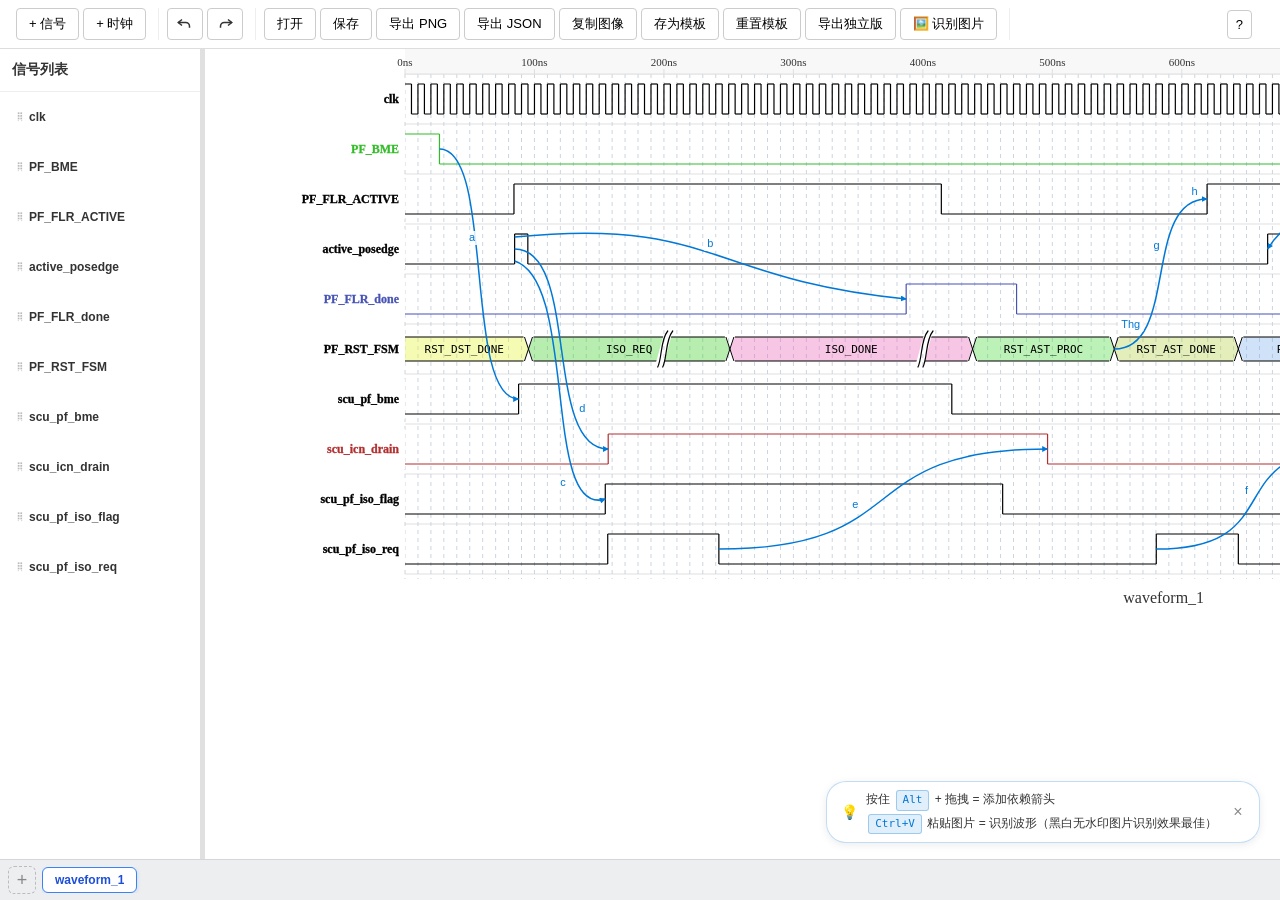
<file: index.html>
<!DOCTYPE html>
<html lang="zh-CN">
<head>
  <meta charset="UTF-8">
  <meta name="viewport" content="width=device-width, initial-scale=1.0">
  <title>波形图编辑器</title>
  <link rel="stylesheet" href="styles/main.css?v=11">
</head>
<body>
  <div class="app-container">
    <!-- 工具栏 -->
    <div class="toolbar" id="toolbar">
      <div class="toolbar-group">
        <button class="toolbar-btn" id="addSignalBtn" title="添加信号">+ 信号</button>
        <button class="toolbar-btn" id="addClockBtn" title="添加时钟">+ 时钟</button>
      </div>
      <div class="toolbar-group">
        <button class="toolbar-btn icon-btn" id="undoBtn" title="撤销 (Ctrl+Z)">
          <svg width="18" height="18" viewBox="0 0 24 24" fill="none" stroke="currentColor" stroke-width="2">
            <path d="M3 10h10a5 5 0 0 1 5 5v2"/>
            <polyline points="8 14 3 10 8 6"/>
          </svg>
        </button>
        <button class="toolbar-btn icon-btn" id="redoBtn" title="重做 (Ctrl+Y)">
          <svg width="18" height="18" viewBox="0 0 24 24" fill="none" stroke="currentColor" stroke-width="2">
            <path d="M21 10H11a5 5 0 0 0-5 5v2"/>
            <polyline points="16 14 21 10 16 6"/>
          </svg>
        </button>
      </div>
      <div class="toolbar-group">
        <button class="toolbar-btn" id="openProjectBtn" title="打开项目 (.wfp)">打开</button>
        <button class="toolbar-btn" id="saveProjectBtn" title="保存项目 (.wfp)">保存</button>
        <button class="toolbar-btn" id="exportPngBtn" title="导出 PNG">导出 PNG</button>
        <button class="toolbar-btn" id="exportJsonBtn" title="导出 JSON">导出 JSON</button>
        <button class="toolbar-btn" id="copyToClipboardBtn" title="复制图像到剪贴板">复制图像</button>
        <button class="toolbar-btn" id="saveTemplateBtn" title="保存当前波形为模板，新建时自动使用">存为模板</button>
        <button class="toolbar-btn" id="resetTemplateBtn" title="恢复默认模板">重置模板</button>
        <button class="toolbar-btn" id="exportStandaloneBtn" title="导出含当前波形的独立HTML，发给别人可直接使用">导出独立版</button>
        <button class="toolbar-btn" id="importImageBtn" title="上传波形图片，自动识别并转换为可编辑波形">🖼️ 识别图片</button>
      </div>
      <div class="toolbar-group" style="margin-left: auto;">
        <button class="toolbar-btn icon-btn" id="helpBtn" title="快捷键说明">?</button>
      </div>
    </div>

    <!-- 主内容区 -->
    <div class="main-content">
      <!-- 信号列表面板 -->
      <div class="signal-panel" id="signalPanel">
        <div class="signal-panel-header">信号列表</div>
        <div class="signal-list" id="signalList">
          <!-- 信号项动态生成 -->
        </div>
      </div>

      <!-- 可拖拽分隔线 -->
      <div class="panel-resizer" id="panelResizer"></div>

      <!-- 波形编辑区 -->
      <div class="waveform-container">
        <div class="waveform-canvas" id="waveformCanvas">
          <svg class="waveform-svg" id="waveformSvg">
            <!-- 波形动态生成 -->
          </svg>
          <!-- 快捷键提示条 -->
          <div class="hint-bar" id="hintBar" style="display:none;">
            <span class="hint-icon">💡</span>
            <div class="hint-content">
              <div>按住 <kbd id="altKeyHint">Alt</kbd> + 拖拽 = 添加依赖箭头</div>
              <div><kbd id="pasteKeyHint">Ctrl+V</kbd> 粘贴图片 = 识别波形（黑白无水印图片识别效果最佳）</div>
            </div>
            <button class="hint-close" id="hintCloseBtn" title="不再显示">×</button>
          </div>
        </div>
      </div>

      <!-- 属性面板 -->
      <div class="property-panel" id="propertyPanel" style="display: none;">
        <div class="property-panel-header">
        <span class="property-panel-title">属性</span>
        <button class="property-panel-close" id="propertyPanelClose" title="关闭">&times;</button>
      </div>
        <div id="propertyContent">
        </div>
      </div>
    </div>

    <!-- 快捷键说明弹窗 -->
    <div class="help-modal" id="helpModal" style="display:none;">
      <div class="help-modal-mask" id="helpModalMask"></div>
      <div class="help-modal-content">
        <div class="help-modal-header">
          <span>快捷键与操作说明</span>
          <button class="help-modal-close" id="helpModalClose" title="关闭">×</button>
        </div>
        <div class="help-modal-body">
          <table class="help-table">
            <tr><th colspan="2">依赖箭头</th></tr>
            <tr><td><kbd class="alt-key">Alt</kbd> + 拖拽</td><td>在信号间创建依赖箭头</td></tr>
            <tr><td>双击箭头</td><td>添加文字标注</td></tr>
            <tr><td>点选箭头 + Delete</td><td>删除箭头</td></tr>
            <tr><th colspan="2">波形编辑</th></tr>
            <tr><td>在波形区拖拽</td><td>设置信号电平（高/低/X/Z）</td></tr>
            <tr><td>拖拽跳变沿</td><td>微调跳变位置</td></tr>
            <tr><td>双击总线段</td><td>编辑总线值</td></tr>
            <tr><td>双击信号名</td><td>重命名信号</td></tr>
            <tr><th colspan="2">全局快捷键</th></tr>
            <tr><td><kbd class="mod-key">Ctrl</kbd> + <kbd>Z</kbd></td><td>撤销</td></tr>
            <tr><td><kbd class="mod-key">Ctrl</kbd> + <kbd>Y</kbd></td><td>重做</td></tr>
            <tr><td><kbd>Delete</kbd></td><td>删除选中项（信号/箭头/分隔符）</td></tr>
            <tr><th colspan="2">图片识别</th></tr>
            <tr><td><kbd class="mod-key">Ctrl</kbd> + <kbd>V</kbd></td><td>粘贴图片 = 识别波形（黑白无水印图片识别效果最佳）</td></tr>
            <tr><td>点击<kbd>🖼️ 识别图片</kbd></td><td>从本地选择波形图</td></tr>
          </table>
          <p class="help-tip">💡 Mac 用户：<kbd>Alt</kbd> = <kbd>Option (⌥)</kbd>，<kbd>Ctrl</kbd> = <kbd>Cmd (⌘)</kbd></p>
        </div>
      </div>
    </div>

    <!-- Sheet 标签栏 -->
    <div class="sheet-tabs" id="sheetTabs">
      <button class="sheet-tab-add" id="addSheetBtn" title="新建波形图">+</button>
      <div class="sheet-tabs-list" id="sheetTabsList">
        <!-- Sheet 标签动态生成 -->
      </div>
    </div>
  </div>

  <script type="module" src="src/main.js?v=287"></script>
</body>
</html>
</file>
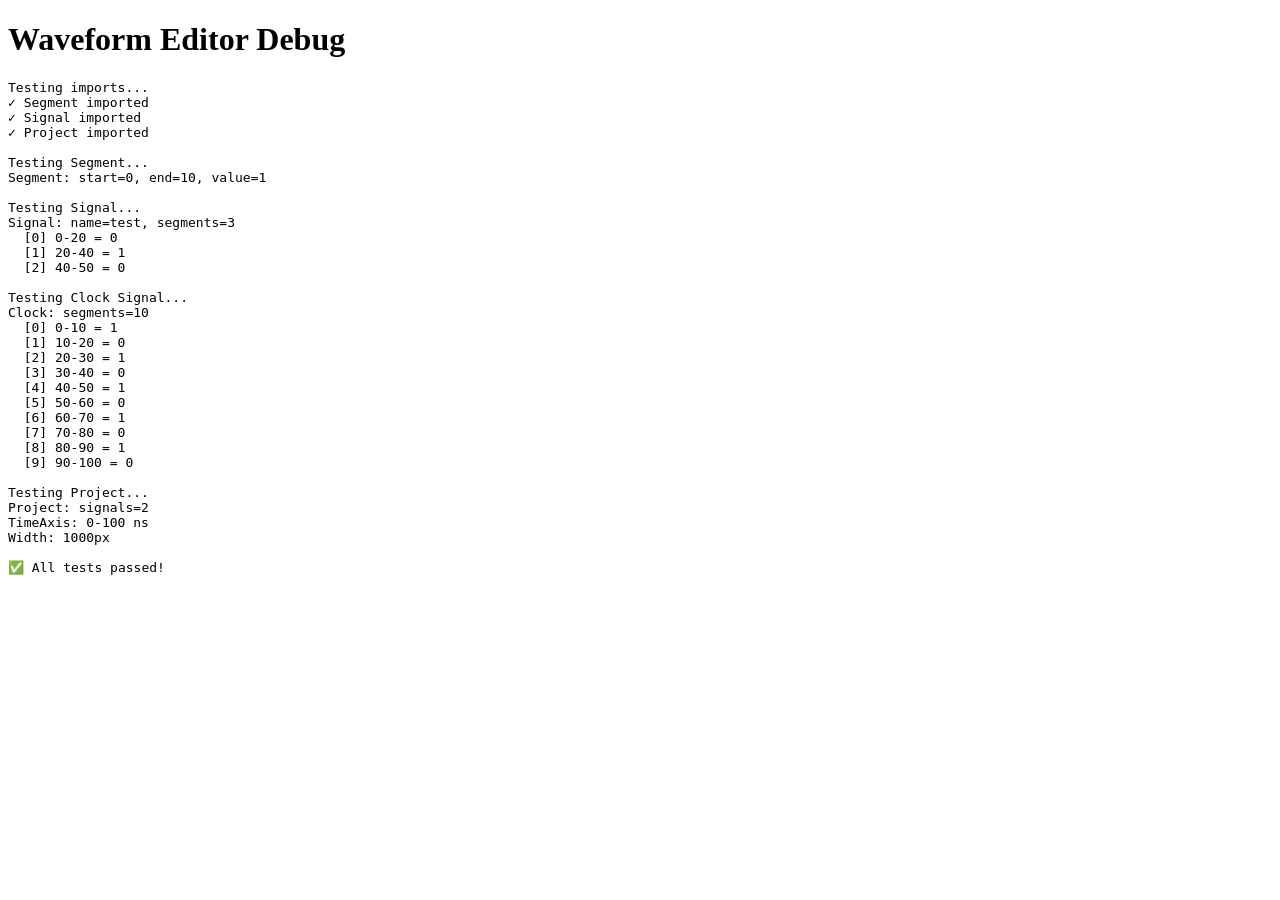
<file: debug.html>
<!DOCTYPE html>
<html>
<head>
  <meta charset="UTF-8">
  <title>Debug Test</title>
</head>
<body>
  <h1>Waveform Editor Debug</h1>
  <div id="log" style="font-family: monospace; white-space: pre;"></div>
  <script type="module">
    const log = document.getElementById('log');

    function addLog(msg) {
      log.textContent += msg + '\n';
      console.log(msg);
    }

    try {
      addLog('Testing imports...');

      const { Segment } = await import('./src/models/Segment.js');
      addLog('✓ Segment imported');

      const { Signal } = await import('./src/models/Signal.js');
      addLog('✓ Signal imported');

      const { Project } = await import('./src/models/Project.js');
      addLog('✓ Project imported');

      addLog('\nTesting Segment...');
      const seg = new Segment({ startTime: 0, endTime: 10, value: 1 });
      addLog(`Segment: start=${seg.startTime}, end=${seg.endTime}, value=${seg.value}`);

      addLog('\nTesting Signal...');
      const sig = new Signal({ name: 'test', type: 'signal' });
      sig.addSegment({ startTime: 0, endTime: 50, value: 0 });
      sig.addSegment({ startTime: 20, endTime: 40, value: 1 });
      addLog(`Signal: name=${sig.name}, segments=${sig.segments.length}`);
      sig.segments.forEach((s, i) => {
        addLog(`  [${i}] ${s.startTime}-${s.endTime} = ${s.value}`);
      });

      addLog('\nTesting Clock Signal...');
      const clk = new Signal({ name: 'clk', type: 'clock' });
      clk.clockConfig = { period: 20, phase: 0, dutyCycle: 0.5 };
      clk.generateClockSegments(100);
      addLog(`Clock: segments=${clk.segments.length}`);
      clk.segments.forEach((s, i) => {
        addLog(`  [${i}] ${s.startTime}-${s.endTime} = ${s.value}`);
      });

      addLog('\nTesting Project...');
      const proj = new Project({ name: 'Test' });
      proj.addSignal(sig);
      proj.addSignal(clk);
      addLog(`Project: signals=${proj.signals.length}`);
      addLog(`TimeAxis: ${proj.timeAxis.start}-${proj.timeAxis.end} ${proj.timeAxis.unit}`);
      addLog(`Width: ${proj.getTimeAxisWidth()}px`);

      addLog('\n✅ All tests passed!');

    } catch (e) {
      addLog(`\n❌ Error: ${e.message}`);
      addLog(`Stack: ${e.stack}`);
    }
  </script>
</body>
</html>
</file>
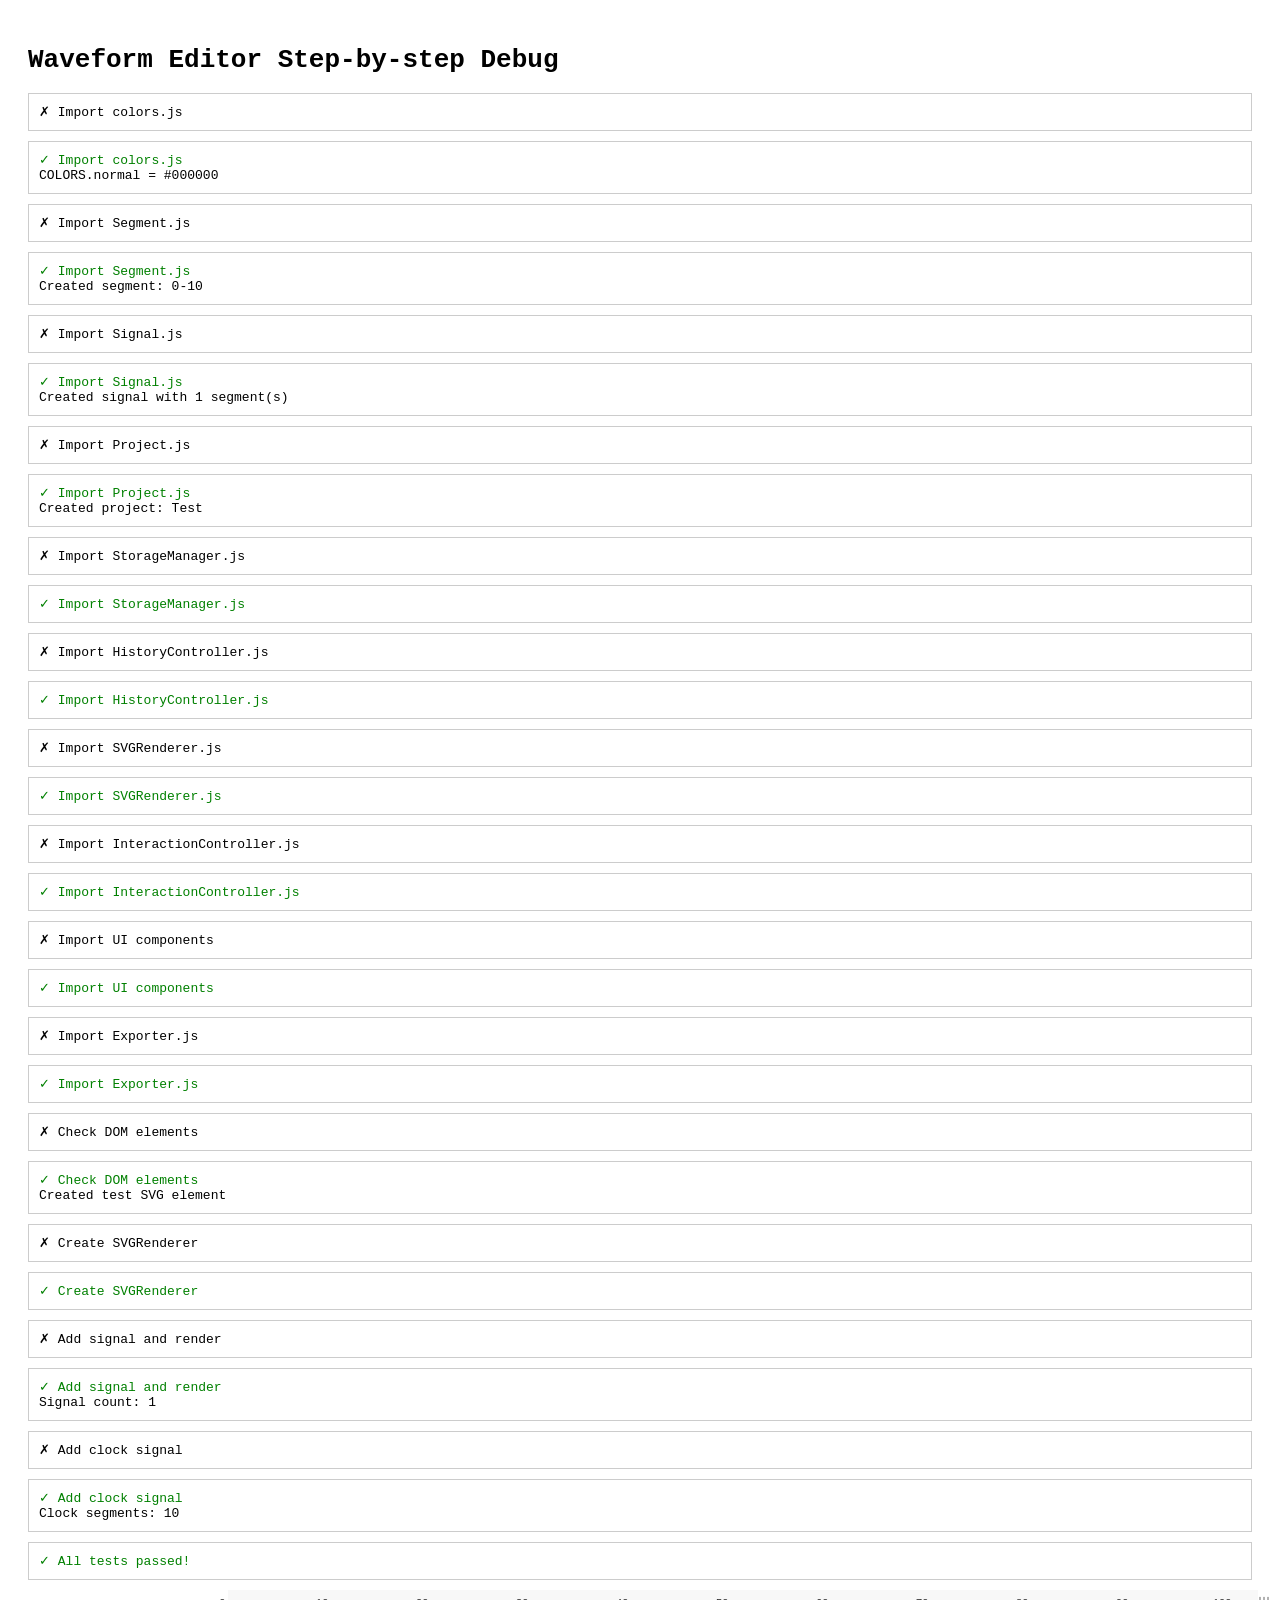
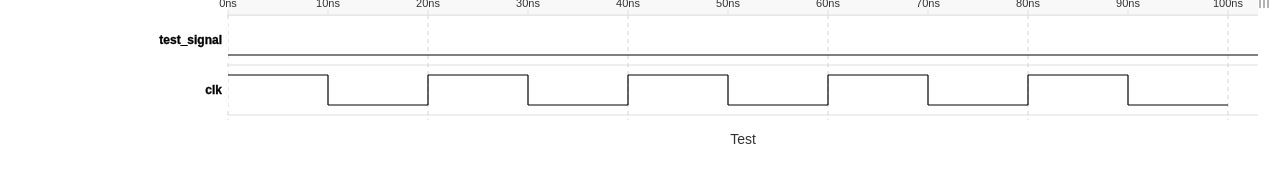
<file: debug2.html>
<!DOCTYPE html>
<html>
<head>
  <meta charset="UTF-8">
  <title>Step-by-step Debug</title>
  <style>
    body { font-family: monospace; padding: 20px; }
    .success { color: green; }
    .error { color: red; }
    .step { margin: 10px 0; padding: 10px; border: 1px solid #ccc; }
  </style>
</head>
<body>
  <h1>Waveform Editor Step-by-step Debug</h1>
  <div id="log"></div>
  <script type="module">
    const log = document.getElementById('log');

    function addStep(name, status, detail = '') {
      const div = document.createElement('div');
      div.className = 'step';
      div.innerHTML = `<span class="${status}">${status === 'success' ? '✓' : '✗'} ${name}</span>${detail ? '<br>' + detail : ''}`;
      log.appendChild(div);
    }

    async function test() {
      try {
        // Step 1: Import colors
        addStep('Import colors.js', 'running');
        const colorsModule = await import('./src/config/colors.js');
        addStep('Import colors.js', 'success', `COLORS.normal = ${colorsModule.COLORS.normal}`);

        // Step 2: Import Segment
        addStep('Import Segment.js', 'running');
        const segmentModule = await import('./src/models/Segment.js');
        const seg = new segmentModule.Segment({ startTime: 0, endTime: 10, value: 1 });
        addStep('Import Segment.js', 'success', `Created segment: ${seg.startTime}-${seg.endTime}`);

        // Step 3: Import Signal
        addStep('Import Signal.js', 'running');
        const signalModule = await import('./src/models/Signal.js');
        const sig = new signalModule.Signal({ name: 'test' });
        sig.addSegment({ startTime: 0, endTime: 50, value: 0 });
        addStep('Import Signal.js', 'success', `Created signal with ${sig.segments.length} segment(s)`);

        // Step 4: Import Project
        addStep('Import Project.js', 'running');
        const projectModule = await import('./src/models/Project.js');
        const proj = new projectModule.Project({ name: 'Test' });
        addStep('Import Project.js', 'success', `Created project: ${proj.name}`);

        // Step 5: Import StorageManager
        addStep('Import StorageManager.js', 'running');
        const storageModule = await import('./src/io/StorageManager.js');
        const storage = new storageModule.StorageManager();
        addStep('Import StorageManager.js', 'success');

        // Step 6: Import HistoryController
        addStep('Import HistoryController.js', 'running');
        const historyModule = await import('./src/controllers/HistoryController.js');
        const history = new historyModule.HistoryController(proj);
        addStep('Import HistoryController.js', 'success');

        // Step 7: Import SVGRenderer
        addStep('Import SVGRenderer.js', 'running');
        const svgRendererModule = await import('./src/renderers/SVGRenderer.js');
        addStep('Import SVGRenderer.js', 'success');

        // Step 8: Import InteractionController
        addStep('Import InteractionController.js', 'running');
        const interactionModule = await import('./src/controllers/InteractionController.js');
        addStep('Import InteractionController.js', 'success');

        // Step 9: Import UI components
        addStep('Import UI components', 'running');
        const toolbarModule = await import('./src/ui/Toolbar.js');
        const signalPanelModule = await import('./src/ui/SignalPanel.js');
        const propertyPanelModule = await import('./src/ui/PropertyPanel.js');
        addStep('Import UI components', 'success');

        // Step 10: Import Exporter
        addStep('Import Exporter.js', 'running');
        const exporterModule = await import('./src/io/Exporter.js');
        addStep('Import Exporter.js', 'success');

        // Step 11: Test DOM elements
        addStep('Check DOM elements', 'running');
        const svg = document.createElementNS('http://www.w3.org/2000/svg', 'svg');
        svg.id = 'testSvg';
        document.body.appendChild(svg);
        addStep('Check DOM elements', 'success', 'Created test SVG element');

        // Step 12: Create renderer
        addStep('Create SVGRenderer', 'running');
        const renderer = new svgRendererModule.SVGRenderer(svg, proj);
        addStep('Create SVGRenderer', 'success');

        // Step 13: Add signal and render
        addStep('Add signal and render', 'running');
        const testSig = new signalModule.Signal({ name: 'test_signal', type: 'signal' });
        testSig.addSegment({ startTime: 0, endTime: 100, value: 0 });
        proj.addSignal(testSig);
        renderer.render();
        addStep('Add signal and render', 'success', `Signal count: ${proj.signals.length}`);

        // Step 14: Add clock
        addStep('Add clock signal', 'running');
        const clk = new signalModule.Signal({ name: 'clk', type: 'clock' });
        clk.clockConfig = { period: 20, phase: 0, dutyCycle: 0.5 };
        clk.generateClockSegments(100);
        proj.addSignal(clk);
        renderer.render();
        addStep('Add clock signal', 'success', `Clock segments: ${clk.segments.length}`);

        addStep('All tests passed!', 'success');

      } catch (e) {
        addStep('Error', 'error', `${e.message}\n\nStack: ${e.stack}`);
      }
    }

    test();
  </script>
</body>
</html>
</file>
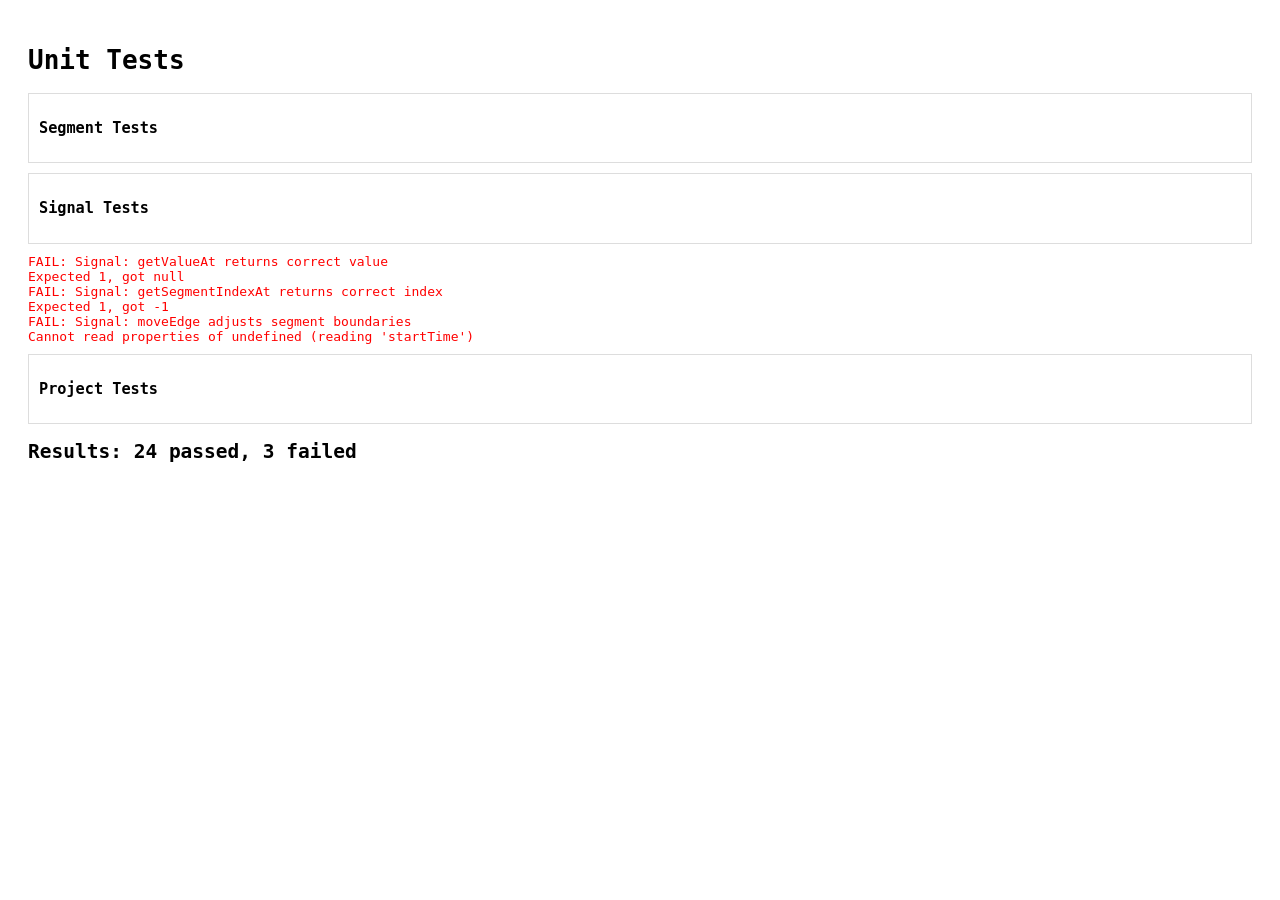
<file: tests/test-runner.html>
<!DOCTYPE html>
<html>
<head>
  <meta charset="UTF-8">
  <title>Unit Tests</title>
  <style>
    body { font-family: monospace; padding: 20px; }
    .pass { color: green; }
    .fail { color: red; }
    .test-suite { margin: 10px 0; padding: 10px; border: 1px solid #ddd; }
  </style>
</head>
<body>
  <h1>Unit Tests</h1>
  <div id="results"></div>
  <script type="module">
    import { Segment } from '../src/models/Segment.js';
    import { Signal } from '../src/models/Signal.js';
    import { Project } from '../src/models/Project.js';

    const results = document.getElementById('results');
    let passCount = 0;
    let failCount = 0;

    function test(name, fn) {
      try {
        fn();
        passCount++;
        return true;
      } catch (e) {
        failCount++;
        results.innerHTML += `<div class="fail">FAIL: ${name}<br>${e.message}</div>`;
        return false;
      }
    }

    function expect(actual) {
      return {
        toBe(expected) {
          if (actual !== expected) {
            throw new Error(`Expected ${expected}, got ${actual}`);
          }
        },
        notToBe(expected) {
          if (actual === expected) {
            throw new Error(`Expected not ${expected}`);
          }
        },
        toBeGreaterThan(expected) {
          if (!(actual > expected)) {
            throw new Error(`Expected ${actual} to be greater than ${expected}`);
          }
        }
      };
    }

    // Segment tests
    const suiteDiv = document.createElement('div');
    suiteDiv.className = 'test-suite';
    suiteDiv.innerHTML = '<h3>Segment Tests</h3>';
    results.appendChild(suiteDiv);

    test('Segment: creates with default values', () => {
      const s = new Segment();
      expect(s.startTime).toBe(0);
      expect(s.endTime).toBe(10);
      expect(s.value).toBe(0);
    });

    test('Segment: creates with given values', () => {
      const s = new Segment({ startTime: 5, endTime: 15, value: 1 });
      expect(s.startTime).toBe(5);
      expect(s.endTime).toBe(15);
      expect(s.value).toBe(1);
    });

    test('Segment: duration is correct', () => {
      const s = new Segment({ startTime: 5, endTime: 20 });
      expect(s.duration).toBe(15);
    });

    test('Segment: contains works correctly', () => {
      const s = new Segment({ startTime: 5, endTime: 15 });
      expect(s.contains(10)).toBe(true);
      expect(s.contains(5)).toBe(true);
      expect(s.contains(15)).toBe(false);
    });

    test('Segment: clone creates independent copy', () => {
      const s = new Segment({ startTime: 5, endTime: 15, value: 1 });
      const c = s.clone();
      expect(c.startTime).toBe(5);
      expect(c).notToBe(s);
    });

    test('Segment: toJSON/fromJSON roundtrip', () => {
      const s = new Segment({ startTime: 5, endTime: 15, value: 'X' });
      const restored = Segment.fromJSON(s.toJSON());
      expect(restored.startTime).toBe(5);
      expect(restored.value).toBe('X');
    });

    test('Segment: throws error when startTime >= endTime', () => {
      let error = null;
      try {
        new Segment({ startTime: 15, endTime: 5, value: 0 });
      } catch (e) {
        error = e;
      }
      if (!error || !error.message.includes('startTime')) {
        throw new Error('Expected validation error for startTime >= endTime');
      }
    });

    test('Segment: overlaps() detects overlapping segments', () => {
      const a = new Segment({ startTime: 0, endTime: 10, value: 0 });
      const b = new Segment({ startTime: 5, endTime: 15, value: 1 });
      const c = new Segment({ startTime: 20, endTime: 30, value: 0 });
      expect(a.overlaps(b)).toBe(true);
      expect(b.overlaps(a)).toBe(true);
      expect(a.overlaps(c)).toBe(false);
      expect(c.overlaps(a)).toBe(false);
    });

    test('Segment: supports Z value', () => {
      const s = new Segment({ startTime: 0, endTime: 10, value: 'Z' });
      expect(s.value).toBe('Z');
      const restored = Segment.fromJSON(s.toJSON());
      expect(restored.value).toBe('Z');
    });

    test('Segment: supports hex string values', () => {
      const s = new Segment({ startTime: 0, endTime: 10, value: '0x3F' });
      expect(s.value).toBe('0x3F');
      const restored = Segment.fromJSON(s.toJSON());
      expect(restored.value).toBe('0x3F');
    });

    // Signal tests
    const signalSuiteDiv = document.createElement('div');
    signalSuiteDiv.className = 'test-suite';
    signalSuiteDiv.innerHTML = '<h3>Signal Tests</h3>';
    results.appendChild(signalSuiteDiv);

    test('Signal: creates with default values', () => {
      const s = new Signal();
      expect(s.name).toBe('signal');
      expect(s.type).toBe('signal');
      expect(s.segments.length).toBe(0);
    });

    test('Signal: creates clock signal', () => {
      const s = new Signal({ name: 'clk', type: 'clock' });
      s.clockConfig = { period: 20, phase: 0, dutyCycle: 0.5 };
      s.generateClockSegments(100);
      expect(s.segments.length).toBeGreaterThan(0);
    });

    test('Signal: addSegment merges correctly', () => {
      const s = new Signal({ name: 'test' });
      s.addSegment({ startTime: 0, endTime: 50, value: 0 });
      s.addSegment({ startTime: 20, endTime: 40, value: 1 });
      // 应该被分割成三段: 0-20(0), 20-40(1), 40-50(0)
      expect(s.segments.length).toBe(3);
    });

    test('Signal: setValueAt changes value', () => {
      const s = new Signal({ name: 'test' });
      s.addSegment({ startTime: 0, endTime: 100, value: 0 });
      s.setValueAt(20, 60, 1);
      expect(s.segments.length).toBe(3);
      expect(s.segments[1].value).toBe(1);
    });

    test('Signal: toJSON/fromJSON roundtrip', () => {
      const s = new Signal({ name: 'clk', type: 'clock' });
      s.clockConfig = { period: 20, phase: 0, dutyCycle: 0.5 };
      s.generateClockSegments(100);
      const restored = Signal.fromJSON(s.toJSON());
      expect(restored.name).toBe('clk');
      expect(restored.type).toBe('clock');
      expect(restored.segments.length).toBe(s.segments.length);
    });

    test('Signal: getValueAt returns correct value', () => {
      const s = new Signal({ name: 'test' });
      s.addSegment({ startTime: 0, endTime: 50, value: 0 });
      s.addSegment({ startTime: 50, endTime: 100, value: 1 });
      expect(s.getValueAt(25)).toBe(0);
      expect(s.getValueAt(75)).toBe(1);
      expect(s.getValueAt(150)).toBe(null);
    });

    test('Signal: getSegmentIndexAt returns correct index', () => {
      const s = new Signal({ name: 'test' });
      s.addSegment({ startTime: 0, endTime: 50, value: 0 });
      s.addSegment({ startTime: 50, endTime: 100, value: 1 });
      expect(s.getSegmentIndexAt(25)).toBe(0);
      expect(s.getSegmentIndexAt(75)).toBe(1);
      expect(s.getSegmentIndexAt(150)).toBe(-1);
    });

    test('Signal: clone creates independent copy', () => {
      const s = new Signal({ name: 'test' });
      s.addSegment({ startTime: 0, endTime: 50, value: 0 });
      const cloned = s.clone();
      expect(cloned.name).toBe('test');
      expect(cloned.segments.length).toBe(1);
      expect(cloned.id).toBe(s.id);
    });

    test('Signal: moveEdge adjusts segment boundaries', () => {
      const s = new Signal({ name: 'test' });
      s.addSegment({ startTime: 0, endTime: 50, value: 0 });
      s.addSegment({ startTime: 50, endTime: 100, value: 1 });
      s.moveEdge(0, 'end', 60);
      expect(s.segments[0].endTime).toBe(60);
      expect(s.segments[1].startTime).toBe(60);
    });

    // Project tests
    const projectSuiteDiv = document.createElement('div');
    projectSuiteDiv.className = 'test-suite';
    projectSuiteDiv.innerHTML = '<h3>Project Tests</h3>';
    results.appendChild(projectSuiteDiv);

    test('Project: creates with default values', () => {
      const p = new Project();
      expect(p.name).toBe('未命名项目');
      expect(p.signals.length).toBe(0);
    });

    test('Project: addSignal works correctly', () => {
      const p = new Project();
      const s = new Signal({ name: 'clk' });
      p.addSignal(s);
      expect(p.signals.length).toBe(1);
      expect(p.signals[0].name).toBe('clk');
    });

    test('Project: removeSignal works correctly', () => {
      const p = new Project();
      const s = new Signal({ name: 'clk' });
      p.addSignal(s);
      p.removeSignal(s.id);
      expect(p.signals.length).toBe(0);
    });

    test('Project: getSignalById finds signal', () => {
      const p = new Project();
      const s = new Signal({ name: 'clk' });
      p.addSignal(s);
      const found = p.getSignalById(s.id);
      expect(found.name).toBe('clk');
    });

    test('Project: toJSON/fromJSON roundtrip', () => {
      const p = new Project({ name: 'test' });
      p.addSignal(new Signal({ name: 'clk', type: 'clock' }));
      p.addSignal(new Signal({ name: 'data' }));

      const restored = Project.fromJSON(p.toJSON());
      expect(restored.name).toBe('test');
      expect(restored.signals.length).toBe(2);
    });

    test('Project: event system works', () => {
      const p = new Project();
      let eventFired = false;
      let eventData = null;

      p.on('change', (data) => {
        eventFired = true;
        eventData = data;
      });

      const s = new Signal({ name: 'clk' });
      p.addSignal(s);

      if (!eventFired) throw new Error('Event was not fired');
      if (eventData.type !== 'addSignal') throw new Error('Wrong event type');
    });

    test('Project: timeToX and xToTime conversions', () => {
      const p = new Project({ timeAxis: { unit: 'ns', scale: 10, start: 0, end: 100 } });
      expect(p.timeToX(50)).toBe(500);
      expect(p.xToTime(250)).toBe(25);
    });

    test('Project: moveSignal changes order', () => {
      const p = new Project();
      const s1 = new Signal({ name: 'sig1' });
      const s2 = new Signal({ name: 'sig2' });
      const s3 = new Signal({ name: 'sig3' });
      p.addSignal(s1);
      p.addSignal(s2);
      p.addSignal(s3);

      p.moveSignal(s1.id, 2);
      expect(p.signals[0].name).toBe('sig2');
      expect(p.signals[1].name).toBe('sig3');
      expect(p.signals[2].name).toBe('sig1');
    });

    // Summary
    results.innerHTML += `<h2>Results: ${passCount} passed, ${failCount} failed</h2>`;
  </script>
</body>
</html>
</file>
<file: styles/main.css>
/* 波形图编辑器全局样式 */

* {
  margin: 0;
  padding: 0;
  box-sizing: border-box;
}

body {
  font-family: -apple-system, BlinkMacSystemFont, 'Segoe UI', Roboto, Oxygen, Ubuntu, sans-serif;
  font-size: 14px;
  color: #333;
  background: #f5f5f5;
  overflow: hidden;
}

/* 主布局 */
.app-container {
  display: flex;
  flex-direction: column;
  height: 100vh;
}

/* 工具栏 */
.toolbar {
  display: flex;
  align-items: center;
  gap: 8px;
  padding: 8px 16px;
  background: #fff;
  border-bottom: 1px solid #ddd;
}

.toolbar-group {
  display: flex;
  align-items: center;
  gap: 4px;
  padding-right: 12px;
  border-right: 1px solid #eee;
}

.toolbar-group:last-child {
  border-right: none;
}

.toolbar-btn {
  padding: 6px 12px;
  border: 1px solid #ccc;
  border-radius: 4px;
  background: #fff;
  cursor: pointer;
  font-size: 13px;
  transition: all 0.15s;
}

.toolbar-btn:hover {
  background: #f0f0f0;
}

.toolbar-btn.active {
  background: #0078D7;
  color: #fff;
  border-color: #0078D7;
}

/* 图标按钮 */
.icon-btn {
  padding: 6px 8px;
  display: flex;
  align-items: center;
  justify-content: center;
}

.icon-btn svg {
  stroke: #333;
}

.icon-btn:hover svg {
  stroke: #000;
}

/* 主内容区 */
.main-content {
  display: flex;
  flex: 1;
  overflow: hidden;
}

/* 信号列表面板 */
.signal-panel {
  width: 200px;
  min-width: 100px;
  max-width: 400px;
  background: #fff;
  border-right: none;
  display: flex;
  flex-direction: column;
  flex-shrink: 0;
}

/* 面板分隔拖拽条 */
.panel-resizer {
  width: 5px;
  cursor: col-resize;
  background: #e0e0e0;
  flex-shrink: 0;
  position: relative;
  transition: background 0.15s;
}

.panel-resizer:hover,
.panel-resizer.active {
  background: #3b82f6;
}

.signal-panel-header {
  padding: 12px;
  border-bottom: 1px solid #eee;
  font-weight: 600;
}

.signal-list {
  flex: 1;
  overflow-y: auto;
  padding: 0 8px;
}

.signal-item {
  display: flex;
  align-items: center;
  height: 50px;
  padding: 0 8px;
  border-radius: 4px;
  cursor: pointer;
  margin-bottom: 0;
  box-sizing: border-box;
  transition: background 0.15s;
}

.signal-item:hover {
  background: #f5f5f5;
}

.signal-item.selected {
  background: #e6f3ff;
}

.signal-item.dragging {
  opacity: 0.4;
}

.signal-item.drag-over {
  border-bottom: 2px solid #0078D7;
}

.signal-item.drag-over-top {
  border-top: 2px solid #0078D7;
}

.drag-handle {
  cursor: grab;
  color: #bbb;
  font-size: 14px;
  margin-right: 6px;
  user-select: none;
  -webkit-user-select: none;
}

.drag-handle:hover {
  color: #666;
}

.signal-item.dragging .drag-handle {
  cursor: grabbing;
}

.signal-item-name {
  flex: 1;
  overflow: hidden;
  text-overflow: ellipsis;
  white-space: nowrap;
  font-size: 12px;
  font-weight: 600;
}

.signal-item-actions {
  display: none;
}

.signal-item:hover .signal-item-actions {
  display: flex;
  gap: 4px;
}

.signal-item-btn {
  padding: 2px 6px;
  border: none;
  background: transparent;
  cursor: pointer;
  opacity: 0.6;
}

.signal-item-btn:hover {
  opacity: 1;
}

/* 波形编辑区 */
.waveform-container {
  flex: 1;
  display: flex;
  flex-direction: column;
  overflow: hidden;
}

.waveform-canvas {
  flex: 1;
  overflow: auto;
  background: #fff;
  position: relative;
}

/* 快捷键提示条（右下角浮动） */
.hint-bar {
  position: absolute;
  bottom: 16px;
  right: 20px;
  display: flex;
  align-items: center;
  gap: 8px;
  padding: 8px 12px 8px 14px;
  background: rgba(255, 255, 255, 0.7);
  backdrop-filter: blur(8px);
  -webkit-backdrop-filter: blur(8px);
  border: 1px solid rgba(0, 120, 215, 0.25);
  border-radius: 20px;
  box-shadow: 0 2px 8px rgba(0, 0, 0, 0.08);
  font-size: 12px;
  color: #333;
  pointer-events: auto;
  z-index: 10;
  transition: opacity 0.3s;
}

.hint-bar .hint-icon {
  font-size: 14px;
}

.hint-bar .hint-text {
  user-select: none;
}

.hint-bar .hint-content {
  display: flex;
  flex-direction: column;
  gap: 3px;
  user-select: none;
  line-height: 1.5;
}

.hint-bar kbd {
  display: inline-block;
  padding: 1px 6px;
  margin: 0 2px;
  background: rgba(0, 120, 215, 0.12);
  border: 1px solid rgba(0, 120, 215, 0.3);
  border-radius: 3px;
  font-family: monospace;
  font-size: 11px;
  color: #0078D7;
}

.hint-bar .hint-close {
  width: 18px;
  height: 18px;
  margin-left: 4px;
  padding: 0;
  background: transparent;
  border: none;
  border-radius: 50%;
  cursor: pointer;
  font-size: 16px;
  line-height: 1;
  color: #888;
  transition: background 0.2s, color 0.2s;
}

.hint-bar .hint-close:hover {
  background: rgba(0, 0, 0, 0.08);
  color: #333;
}

/* 快捷键说明弹窗 */
.help-modal {
  position: fixed;
  top: 0;
  left: 0;
  right: 0;
  bottom: 0;
  z-index: 1000;
}

.help-modal-mask {
  position: absolute;
  inset: 0;
  background: rgba(0, 0, 0, 0.4);
}

.help-modal-content {
  position: absolute;
  top: 50%;
  left: 50%;
  transform: translate(-50%, -50%);
  width: 460px;
  max-height: 80vh;
  background: #fff;
  border-radius: 8px;
  box-shadow: 0 8px 32px rgba(0, 0, 0, 0.2);
  display: flex;
  flex-direction: column;
  overflow: hidden;
}

.help-modal-header {
  display: flex;
  align-items: center;
  justify-content: space-between;
  padding: 12px 16px;
  border-bottom: 1px solid #eee;
  font-size: 14px;
  font-weight: 600;
  color: #333;
}

.help-modal-close {
  width: 24px;
  height: 24px;
  background: transparent;
  border: none;
  border-radius: 4px;
  cursor: pointer;
  font-size: 20px;
  line-height: 1;
  color: #666;
}

.help-modal-close:hover {
  background: #f0f0f0;
  color: #333;
}

.help-modal-body {
  padding: 12px 16px 16px;
  overflow-y: auto;
}

.help-table {
  width: 100%;
  border-collapse: collapse;
  font-size: 13px;
}

.help-table th {
  text-align: left;
  padding: 8px 6px 4px;
  color: #0078D7;
  font-size: 12px;
  font-weight: 600;
  border-bottom: 1px solid #e8e8e8;
}

.help-table td {
  padding: 6px;
  vertical-align: middle;
  color: #444;
}

.help-table td:first-child {
  width: 42%;
  color: #222;
}

.help-table tr:not(:last-child) td {
  border-bottom: 1px solid #f5f5f5;
}

.help-table kbd,
.help-tip kbd {
  display: inline-block;
  padding: 1px 6px;
  margin: 0 2px;
  background: #f5f5f5;
  border: 1px solid #d0d0d0;
  border-bottom-width: 2px;
  border-radius: 3px;
  font-family: monospace;
  font-size: 12px;
  color: #333;
  line-height: 1.4;
}

.help-table kbd.alt-key,
.help-table kbd.mod-key {
  background: rgba(0, 120, 215, 0.08);
  border-color: rgba(0, 120, 215, 0.3);
  color: #0078D7;
}

.help-tip {
  margin: 12px 0 0;
  padding: 8px 10px;
  background: #fffbe6;
  border: 1px solid #ffe58f;
  border-radius: 4px;
  font-size: 12px;
  color: #614700;
}

.waveform-svg {
  display: block;
}

/* 属性面板 */
.property-panel {
  width: 250px;
  background: #fff;
  border-left: 1px solid #ddd;
  padding: 16px;
  overflow-y: auto;
}

.property-panel-header {
  display: flex;
  align-items: center;
  justify-content: space-between;
  margin-bottom: 12px;
  padding-bottom: 8px;
  border-bottom: 1px solid #eee;
}

.property-panel-title {
  font-weight: 600;
}

.property-panel-close {
  background: none;
  border: none;
  font-size: 18px;
  cursor: pointer;
  color: #999;
  line-height: 1;
  padding: 0 4px;
}

.property-panel-close:hover {
  color: #333;
}

.property-group {
  margin-bottom: 16px;
}

.property-label {
  font-size: 12px;
  color: #666;
  margin-bottom: 4px;
}

.property-input {
  width: 100%;
  padding: 6px 8px;
  border: 1px solid #ddd;
  border-radius: 4px;
  font-size: 13px;
}

.property-input:focus {
  outline: none;
  border-color: #0078D7;
}

/* 电平选择弹出框 */
.level-popup {
  position: absolute;
  background: #fff;
  border: 1px solid #ddd;
  border-radius: 4px;
  box-shadow: 0 2px 8px rgba(0,0,0,0.15);
  padding: 4px;
  z-index: 100;
}

.level-option {
  display: flex;
  align-items: center;
  gap: 8px;
  padding: 6px 12px;
  cursor: pointer;
  border-radius: 4px;
}

.level-option:hover {
  background: #f5f5f5;
}

.level-preview {
  width: 24px;
  height: 16px;
  border: 1px solid #ccc;
}

.level-popup-divider {
  height: 1px;
  background: #e0e0e0;
  margin: 3px 4px;
}

.bus-gap-btn {
  padding: 4px 8px;
  background: #f0f0f0;
  color: #333;
  border: 1px solid #ccc;
  border-radius: 4px;
  cursor: pointer;
  font-size: 14px;
}

.bus-gap-btn:hover {
  background: #e0e0e0;
}

.bus-value {
  font-family: monospace;
  font-size: 13px;
  color: #333;
}

.bus-input-container {
  display: flex;
  gap: 8px;
  padding: 8px;
}

.bus-input {
  width: 80px;
  padding: 4px 8px;
  font-family: monospace;
  font-size: 13px;
  border: 1px solid #ccc;
  border-radius: 4px;
}

.bus-apply-btn {
  padding: 4px 12px;
  background: #0078D7;
  color: white;
  border: none;
  border-radius: 4px;
  cursor: pointer;
  font-size: 12px;
}

.bus-apply-btn:hover {
  background: #005A9E;
}

.bus-delete-btn,
.bus-delete-seg-btn {
  padding: 4px 12px;
  background: #dc3545;
  color: white;
  border: none;
  border-radius: 4px;
  cursor: pointer;
  font-size: 12px;
}

.bus-delete-btn:hover,
.bus-delete-seg-btn:hover {
  background: #c82333;
}

/* 滚动条样式 */
::-webkit-scrollbar {
  width: 8px;
  height: 8px;
}

::-webkit-scrollbar-track {
  background: #f1f1f1;
}

::-webkit-scrollbar-thumb {
  background: #ccc;
  border-radius: 4px;
}

::-webkit-scrollbar-thumb:hover {
  background: #aaa;
}

/* 依赖箭头样式 */
.dependency-arrow {
  transition: stroke 0.15s, stroke-width 0.15s;
}

.dependency-arrow:hover {
  stroke: #005A9E;
}

.dependency-hit-area {
  pointer-events: stroke;
}

.temp-arrow {
  pointer-events: none;
}

/* 箭头端点手柄 */
.arrow-endpoint {
  transition: fill 0.15s, stroke 0.15s;
}

.arrow-endpoint:hover {
  fill: rgba(0, 120, 215, 0.3);
  stroke: #0078D7;
  stroke-width: 1;
}

/* 端点拖拽预览 */
.arrow-endpoint-preview {
  pointer-events: none;
}

/* Sheet 标签栏 */
.sheet-tabs {
  display: flex;
  align-items: center;
  background: #edeef0;
  border-top: 1px solid #d4d6da;
  min-height: 36px;
  padding: 6px 8px;
  flex-shrink: 0;
  gap: 0;
}

.sheet-tabs-list {
  display: flex;
  flex: 1;
  overflow-x: auto;
  align-items: center;
  gap: 6px;
  padding: 0;
}

.sheet-tabs-list::-webkit-scrollbar {
  height: 0;
}

.sheet-tab {
  display: inline-flex;
  align-items: center;
  gap: 8px;
  padding: 5px 12px;
  font-size: 12px;
  cursor: pointer;
  border: 1px solid #c8cad0;
  border-radius: 6px;
  white-space: nowrap;
  color: #555;
  background: #fafafa;
  transition: all 0.15s;
  user-select: none;
  flex-shrink: 0;
  box-shadow: 0 1px 2px rgba(0,0,0,0.06);
}

.sheet-tab:hover {
  background: #fff;
  border-color: #a0a4ac;
  box-shadow: 0 1px 3px rgba(0,0,0,0.1);
}

.sheet-tab.active {
  background: #fff;
  border-color: #3b82f6;
  color: #1d4ed8;
  font-weight: 600;
  box-shadow: 0 1px 4px rgba(59,130,246,0.2);
}

.sheet-tab-name {
  overflow: hidden;
  text-overflow: ellipsis;
}

.sheet-tab-name-input {
  border: 1px solid #3b82f6;
  border-radius: 4px;
  padding: 1px 6px;
  font-size: 12px;
  font-family: inherit;
  width: 90px;
  outline: none;
  background: #fff;
}

.sheet-tab-close {
  display: flex;
  align-items: center;
  justify-content: center;
  width: 18px;
  height: 18px;
  border-radius: 4px;
  font-size: 11px;
  color: #aaa;
  cursor: pointer;
  flex-shrink: 0;
  line-height: 1;
  transition: all 0.15s;
}

.sheet-tab-close:hover {
  background: #ef4444;
  color: #fff;
}

.sheet-tab-add {
  display: flex;
  align-items: center;
  justify-content: center;
  width: 28px;
  height: 28px;
  border: 1px dashed #b8bcc4;
  background: transparent;
  color: #888;
  font-size: 18px;
  cursor: pointer;
  flex-shrink: 0;
  border-radius: 6px;
  line-height: 1;
  margin-right: 6px;
  transition: all 0.15s;
}

.sheet-tab-add:hover {
  border-color: #3b82f6;
  color: #3b82f6;
  border-style: solid;
  background: #f0f6ff;
}
</file>
